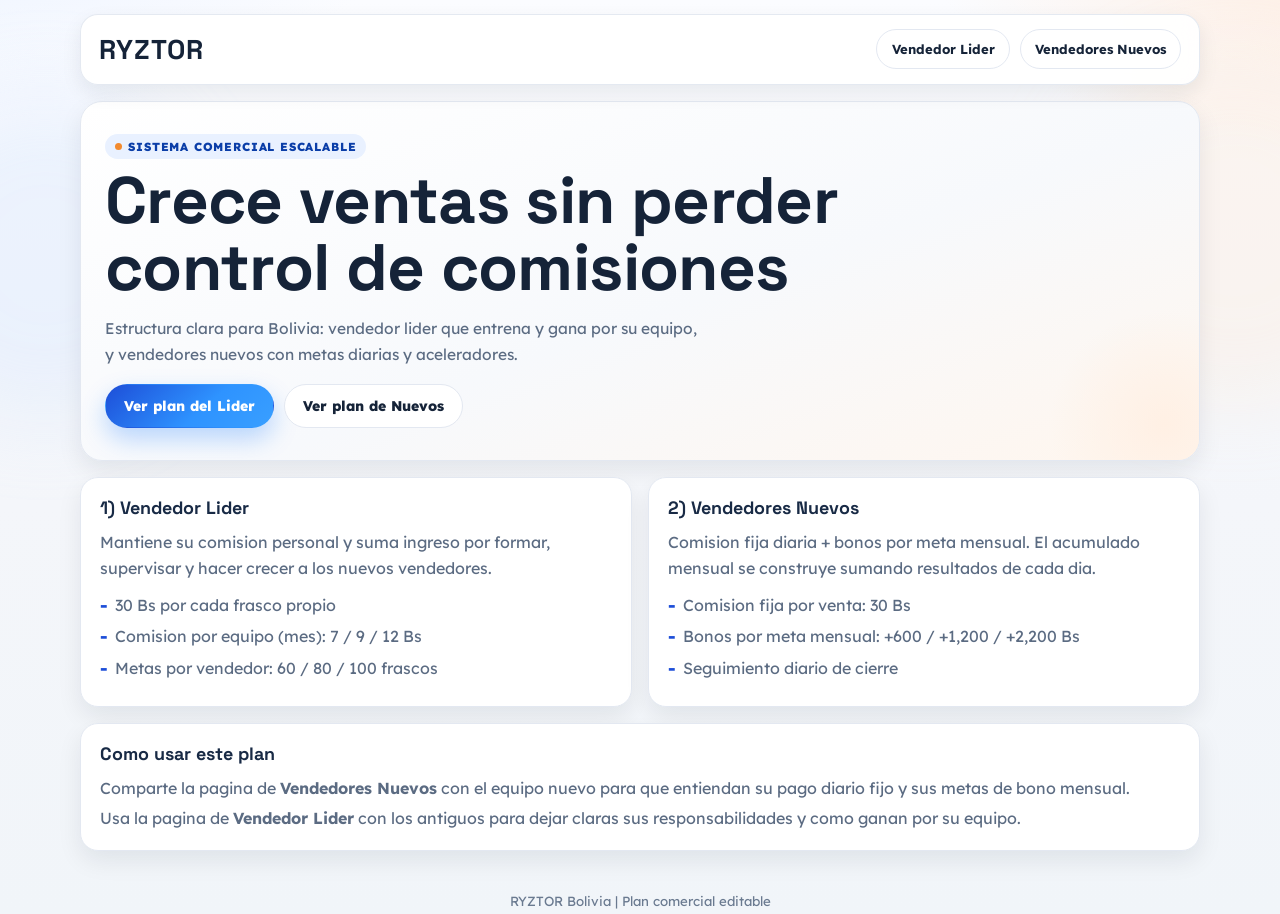
<file: index.html>
<!doctype html>
<html lang="es">
<head>
  <meta charset="utf-8">
  <meta name="viewport" content="width=device-width, initial-scale=1">
  <title>RYZTOR | Plan de Crecimiento Comercial</title>
  <link rel="preconnect" href="https://fonts.googleapis.com">
  <link rel="preconnect" href="https://fonts.gstatic.com" crossorigin>
  <link href="https://fonts.googleapis.com/css2?family=Lexend:wght@400;500;600;700;800&family=Space+Grotesk:wght@600;700&display=swap" rel="stylesheet">
  <link rel="stylesheet" href="styles.css">
</head>
<body class="page-home">
  <div class="bg-orb orb-1"></div>
  <div class="bg-orb orb-2"></div>

  <header class="topbar reveal">
    <div class="brand">RYZTOR</div>
    <nav>
      <a href="vendedor-lider.html">Vendedor Lider</a>
      <a href="vendedores-nuevos.html">Vendedores Nuevos</a>
    </nav>
  </header>

  <main class="container reveal">
    <section class="hero">
      <p class="kicker">Sistema Comercial Escalable</p>
      <h1>Crece ventas sin perder control de comisiones</h1>
      <p class="lead">
        Estructura clara para Bolivia: vendedor lider que entrena y gana por su equipo,
        y vendedores nuevos con metas diarias y aceleradores.
      </p>
      <div class="cta-row">
        <a class="btn btn-solid" href="vendedor-lider.html">Ver plan del Lider</a>
        <a class="btn btn-outline" href="vendedores-nuevos.html">Ver plan de Nuevos</a>
      </div>
    </section>

    <section class="grid cards reveal-stagger">
      <article class="card">
        <h2>1) Vendedor Lider</h2>
        <p>
          Mantiene su comision personal y suma ingreso por formar, supervisar y hacer crecer
          a los nuevos vendedores.
        </p>
        <ul>
          <li>30 Bs por cada frasco propio</li>
          <li>Comision por equipo (mes): 7 / 9 / 12 Bs</li>
          <li>Metas por vendedor: 60 / 80 / 100 frascos</li>
        </ul>
      </article>

      <article class="card">
        <h2>2) Vendedores Nuevos</h2>
        <p>
          Comision fija diaria + bonos por meta mensual.
          El acumulado mensual se construye sumando resultados de cada dia.
        </p>
        <ul>
          <li>Comision fija por venta: 30 Bs</li>
          <li>Bonos por meta mensual: +600 / +1,200 / +2,200 Bs</li>
          <li>Seguimiento diario de cierre</li>
        </ul>
      </article>
    </section>

    <section class="card reveal">
      <h2>Como usar este plan</h2>
      <p>
        Comparte la pagina de <strong>Vendedores Nuevos</strong> con el equipo nuevo para que
        entiendan su pago diario fijo y sus metas de bono mensual.
      </p>
      <p>
        Usa la pagina de <strong>Vendedor Lider</strong> con los antiguos para dejar claras sus
        responsabilidades y como ganan por su equipo.
      </p>
    </section>
  </main>

  <footer class="footer reveal">
    <p>RYZTOR Bolivia | Plan comercial editable</p>
  </footer>

  <script src="script.js"></script>
</body>
</html>
</file>
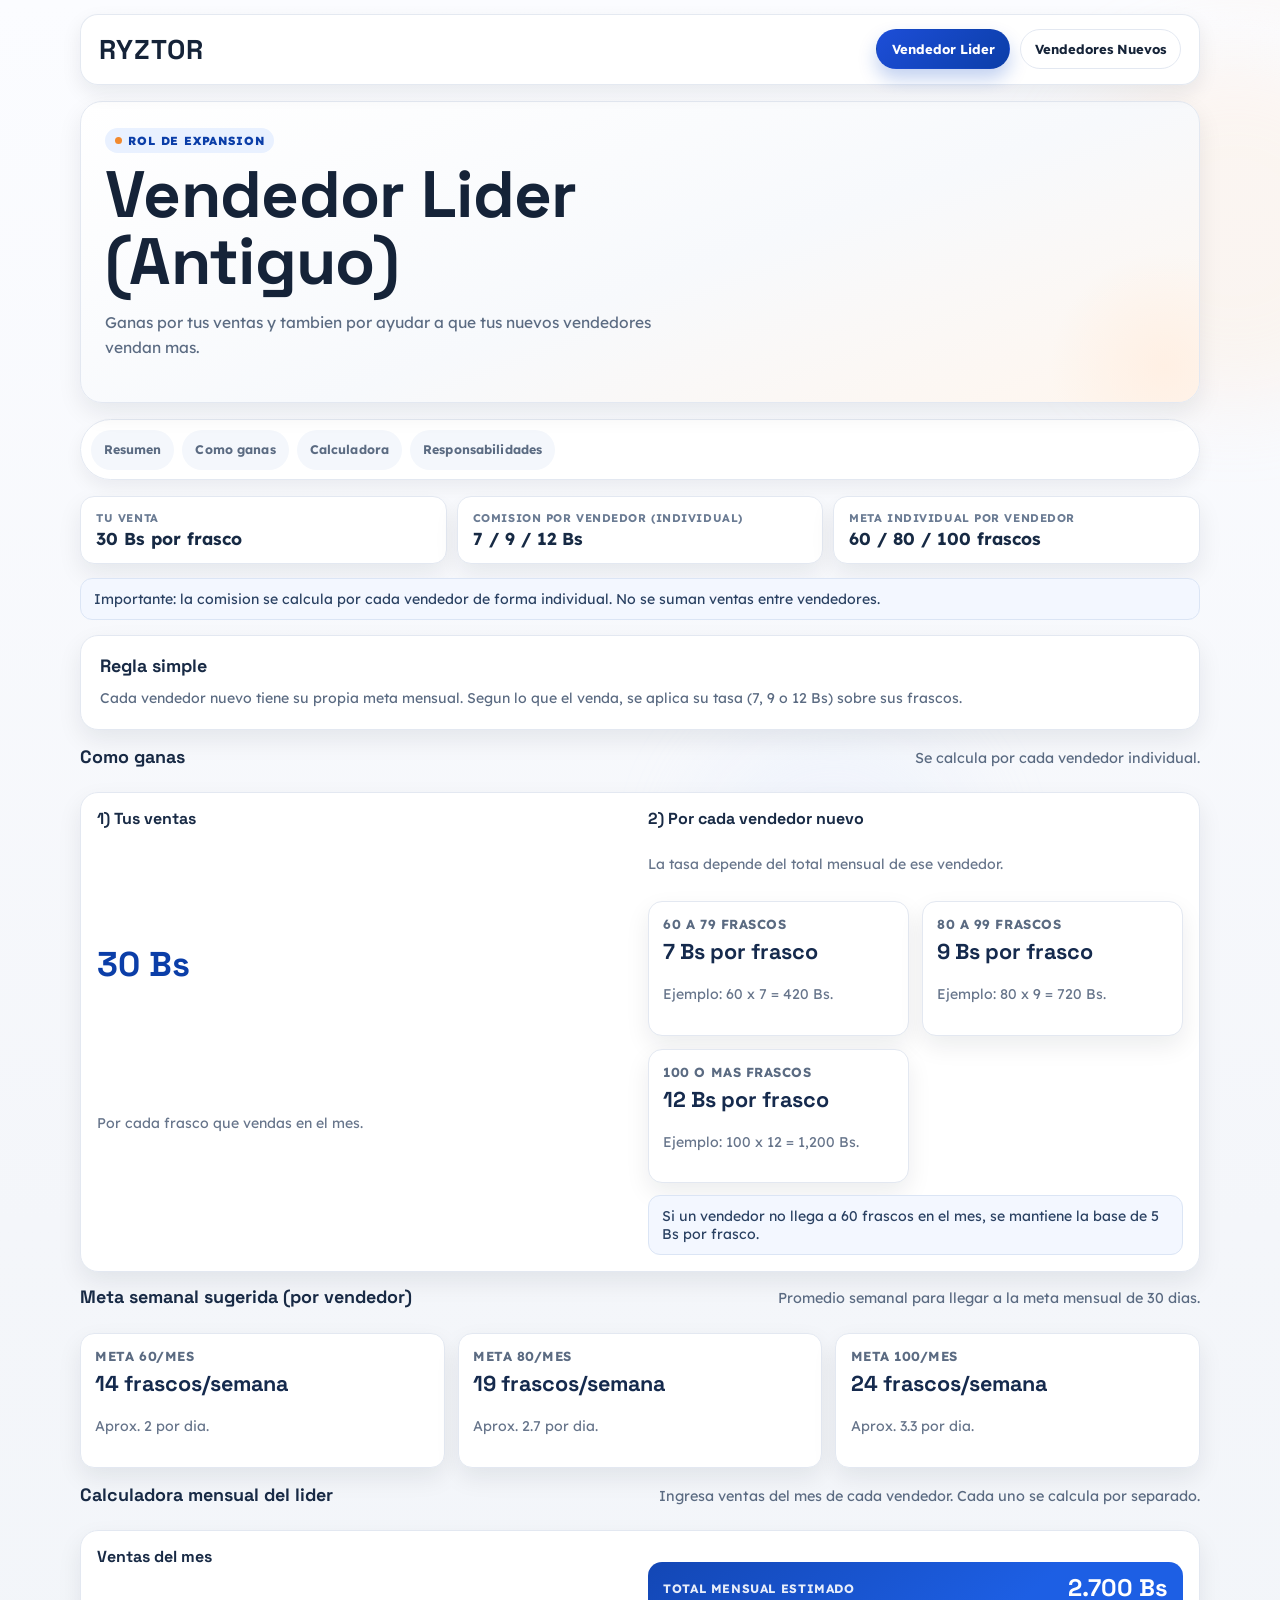
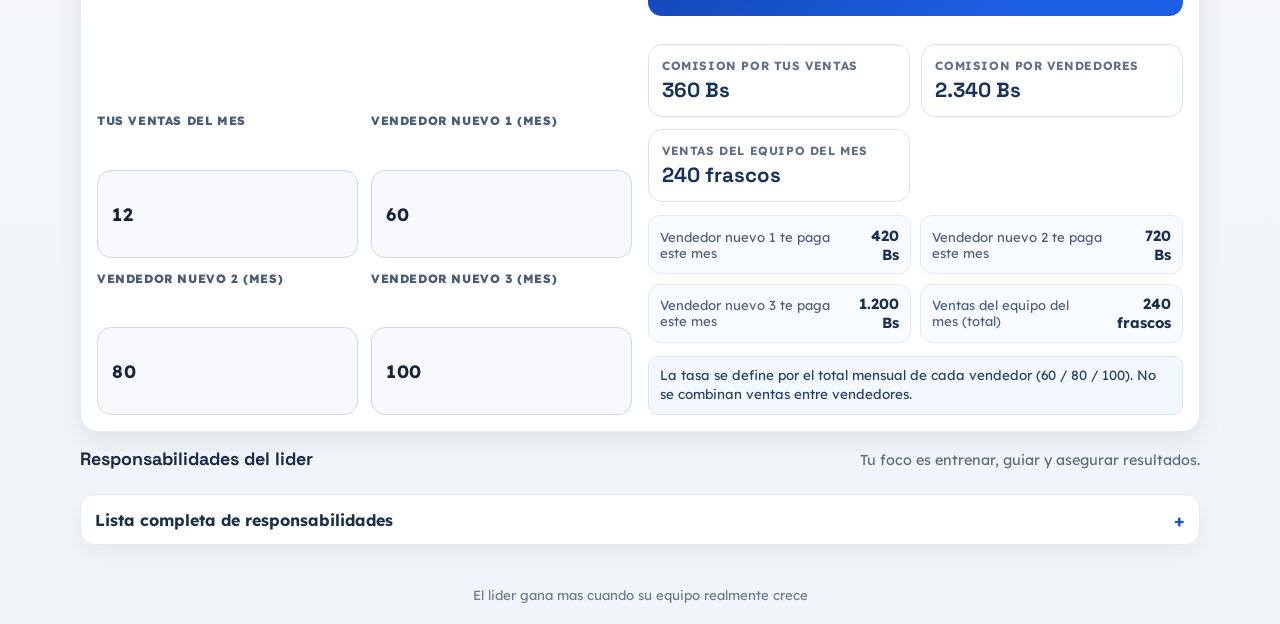
<file: vendedor-lider.html>
﻿<!doctype html>
<html lang="es">
<head>
  <meta charset="utf-8">
  <meta name="viewport" content="width=device-width, initial-scale=1">
  <title>RYZTOR | Plan Vendedor Lider</title>
  <link rel="preconnect" href="https://fonts.googleapis.com">
  <link rel="preconnect" href="https://fonts.gstatic.com" crossorigin>
  <link href="https://fonts.googleapis.com/css2?family=Lexend:wght@400;500;600;700;800&family=Space+Grotesk:wght@600;700&display=swap" rel="stylesheet">
  <link rel="stylesheet" href="styles.css">
</head>
<body data-page="lider">
  <div class="bg-orb orb-2"></div>
  <div class="bg-orb orb-4"></div>

  <header class="topbar reveal">
    <a class="brand" href="index.html">RYZTOR</a>
    <nav>
      <a class="active" href="vendedor-lider.html">Vendedor Lider</a>
      <a href="vendedores-nuevos.html">Vendedores Nuevos</a>
    </nav>
  </header>

  <main class="container reveal">
    <section class="hero compact" id="inicio">
      <p class="kicker">Rol de Expansion</p>
      <h1>Vendedor Lider (Antiguo)</h1>
      <p class="lead">
        Ganas por tus ventas y tambien por ayudar a que tus nuevos vendedores vendan mas.
      </p>
    </section>

    <nav class="section-nav">
      <a href="#resumen">Resumen</a>
      <a href="#ganancias">Como ganas</a>
      <a href="#calculadora">Calculadora</a>
      <a href="#responsabilidades">Responsabilidades</a>
    </nav>

    <section id="resumen" class="section">
      <div class="stat-row">
        <div class="stat">
          <span class="stat-label">Tu venta</span>
          <strong class="stat-value">30 Bs por frasco</strong>
        </div>
        <div class="stat">
          <span class="stat-label">Comision por vendedor (individual)</span>
          <strong class="stat-value">7 / 9 / 12 Bs</strong>
        </div>
        <div class="stat">
          <span class="stat-label">Meta individual por vendedor</span>
          <strong class="stat-value">60 / 80 / 100 frascos</strong>
        </div>
      </div>

      <p class="note">Importante: la comision se calcula por cada vendedor de forma individual. No se suman ventas entre vendedores.</p>

      <article class="card">
        <h2>Regla simple</h2>
        <p class="muted">Cada vendedor nuevo tiene su propia meta mensual. Segun lo que el venda, se aplica su tasa (7, 9 o 12 Bs) sobre sus frascos.</p>
      </article>
    </section>

    <section id="ganancias" class="section">
      <div class="section-head">
        <h2>Como ganas</h2>
        <p>Se calcula por cada vendedor individual.</p>
      </div>

      <div class="panel panel-grid">
        <div class="panel-block">
          <h3>1) Tus ventas</h3>
          <p class="big-number">30 Bs</p>
          <p class="muted">Por cada frasco que vendas en el mes.</p>
        </div>
        <div class="panel-block">
          <h3>2) Por cada vendedor nuevo</h3>
          <p class="muted">La tasa depende del total mensual de ese vendedor.</p>
          <div class="tier-grid">
            <article class="tier-card">
              <span class="tier-range">60 a 79 frascos</span>
              <strong class="tier-bonus">7 Bs por frasco</strong>
              <p class="muted">Ejemplo: 60 x 7 = 420 Bs.</p>
            </article>
            <article class="tier-card">
              <span class="tier-range">80 a 99 frascos</span>
              <strong class="tier-bonus">9 Bs por frasco</strong>
              <p class="muted">Ejemplo: 80 x 9 = 720 Bs.</p>
            </article>
            <article class="tier-card">
              <span class="tier-range">100 o mas frascos</span>
              <strong class="tier-bonus">12 Bs por frasco</strong>
              <p class="muted">Ejemplo: 100 x 12 = 1,200 Bs.</p>
            </article>
          </div>
          <p class="note">Si un vendedor no llega a 60 frascos en el mes, se mantiene la base de 5 Bs por frasco.</p>
        </div>
      </div>

      <div class="section-head">
        <h2>Meta semanal sugerida (por vendedor)</h2>
        <p>Promedio semanal para llegar a la meta mensual de 30 dias.</p>
      </div>
      <div class="tier-grid">
        <article class="tier-card">
          <span class="tier-range">Meta 60/mes</span>
          <strong class="tier-bonus">14 frascos/semana</strong>
          <p class="muted">Aprox. 2 por dia.</p>
        </article>
        <article class="tier-card">
          <span class="tier-range">Meta 80/mes</span>
          <strong class="tier-bonus">19 frascos/semana</strong>
          <p class="muted">Aprox. 2.7 por dia.</p>
        </article>
        <article class="tier-card">
          <span class="tier-range">Meta 100/mes</span>
          <strong class="tier-bonus">24 frascos/semana</strong>
          <p class="muted">Aprox. 3.3 por dia.</p>
        </article>
      </div>
    </section>

    <section id="calculadora" class="section">
      <div class="section-head">
        <h2>Calculadora mensual del lider</h2>
        <p>Ingresa ventas del mes de cada vendedor. Cada uno se calcula por separado.</p>
      </div>
      <div class="panel panel-grid">
        <div class="panel-block">
          <h3>Ventas del mes</h3>
          <div class="form-grid two">
            <label>
              <span class="label-text">Tus ventas del mes</span>
              <input id="leader-own-sales" type="number" min="0" value="12">
            </label>
            <label>
              <span class="label-text">Vendedor nuevo 1 (mes)</span>
              <input class="leader-team-sales" type="number" min="0" value="60">
            </label>
            <label>
              <span class="label-text">Vendedor nuevo 2 (mes)</span>
              <input class="leader-team-sales" type="number" min="0" value="80">
            </label>
            <label>
              <span class="label-text">Vendedor nuevo 3 (mes)</span>
              <input class="leader-team-sales" type="number" min="0" value="100">
            </label>
          </div>
        </div>

        <div class="panel-block">
          <div class="report-panel">
            <div class="report-main">
              <p>Total mensual estimado</p>
              <strong id="leader-total">0 Bs</strong>
            </div>

            <div class="result-grid">
              <div class="result-box">
                <p>Comision por tus ventas</p>
                <strong id="leader-own-commission">0 Bs</strong>
              </div>
              <div class="result-box">
                <p>Comision por vendedores</p>
                <strong id="leader-team-commission">0 Bs</strong>
              </div>
              <div class="result-box">
                <p>Ventas del equipo del mes</p>
                <strong id="leader-team-sales-total">0 frascos</strong>
              </div>
            </div>

            <div class="summary-grid">
              <div class="summary-item">
                <span>Vendedor nuevo 1 te paga este mes</span>
                <strong id="leader-v1-pay">0 Bs</strong>
              </div>
              <div class="summary-item">
                <span>Vendedor nuevo 2 te paga este mes</span>
                <strong id="leader-v2-pay">0 Bs</strong>
              </div>
              <div class="summary-item">
                <span>Vendedor nuevo 3 te paga este mes</span>
                <strong id="leader-v3-pay">0 Bs</strong>
              </div>
              <div class="summary-item">
                <span>Ventas del equipo del mes (total)</span>
                <strong id="leader-month-team-sales-total">0 frascos</strong>
              </div>
            </div>

            <div class="report-notes">
              <p class="report-note">La tasa se define por el total mensual de cada vendedor (60 / 80 / 100). No se combinan ventas entre vendedores.</p>
            </div>
          </div>
        </div>
      </div>
    </section>

    <section id="responsabilidades" class="section">
      <div class="section-head">
        <h2>Responsabilidades del lider</h2>
        <p>Tu foco es entrenar, guiar y asegurar resultados.</p>
      </div>
      <div class="accordion">
        <details>
          <summary>Lista completa de responsabilidades</summary>
          <ul class="checklist">
            <li>Onboarding de cada nuevo vendedor en sus primeros 7 dias</li>
            <li>Diseñar y ejecutar plan semanal de capacitacion online y presencial</li>
            <li>Practica de guion de llamada y WhatsApp 2 veces por semana con roleplay real</li>
            <li>Acompanamiento diario 1 a 1 para dar feedback y mejorar cierres</li>
            <li>Asegurar que cada vendedor domine producto, guiones y manejo de objeciones</li>
            <li>Guiar al equipo para generar ventas por iniciativa propia (redes, referidos y contactos)</li>
            <li>Definir metas diarias por vendedor y metas semanales del equipo</li>
            <li>Crear estrategias concretas cuando alguien no llega a meta (oferta, guion, horario, seguimiento)</li>
            <li>Revisar conversion por etapa y proponer mejoras accionables cada dia</li>
            <li>Resolver bloqueos del equipo (app, respuesta, seguimiento, cierre) el mismo dia</li>
            <li>Reporte diario con ventas, conversion, bloqueos y plan de accion del siguiente dia</li>
            <li>Mantener motivacion, disciplina comercial y enfoque en cumplimiento de metas</li>
          </ul>
        </details>
      </div>
    </section>
  </main>

  <footer class="footer reveal">
    <p>El lider gana mas cuando su equipo realmente crece</p>
  </footer>

  <script src="script.js"></script>
</body>
</html>
</file>
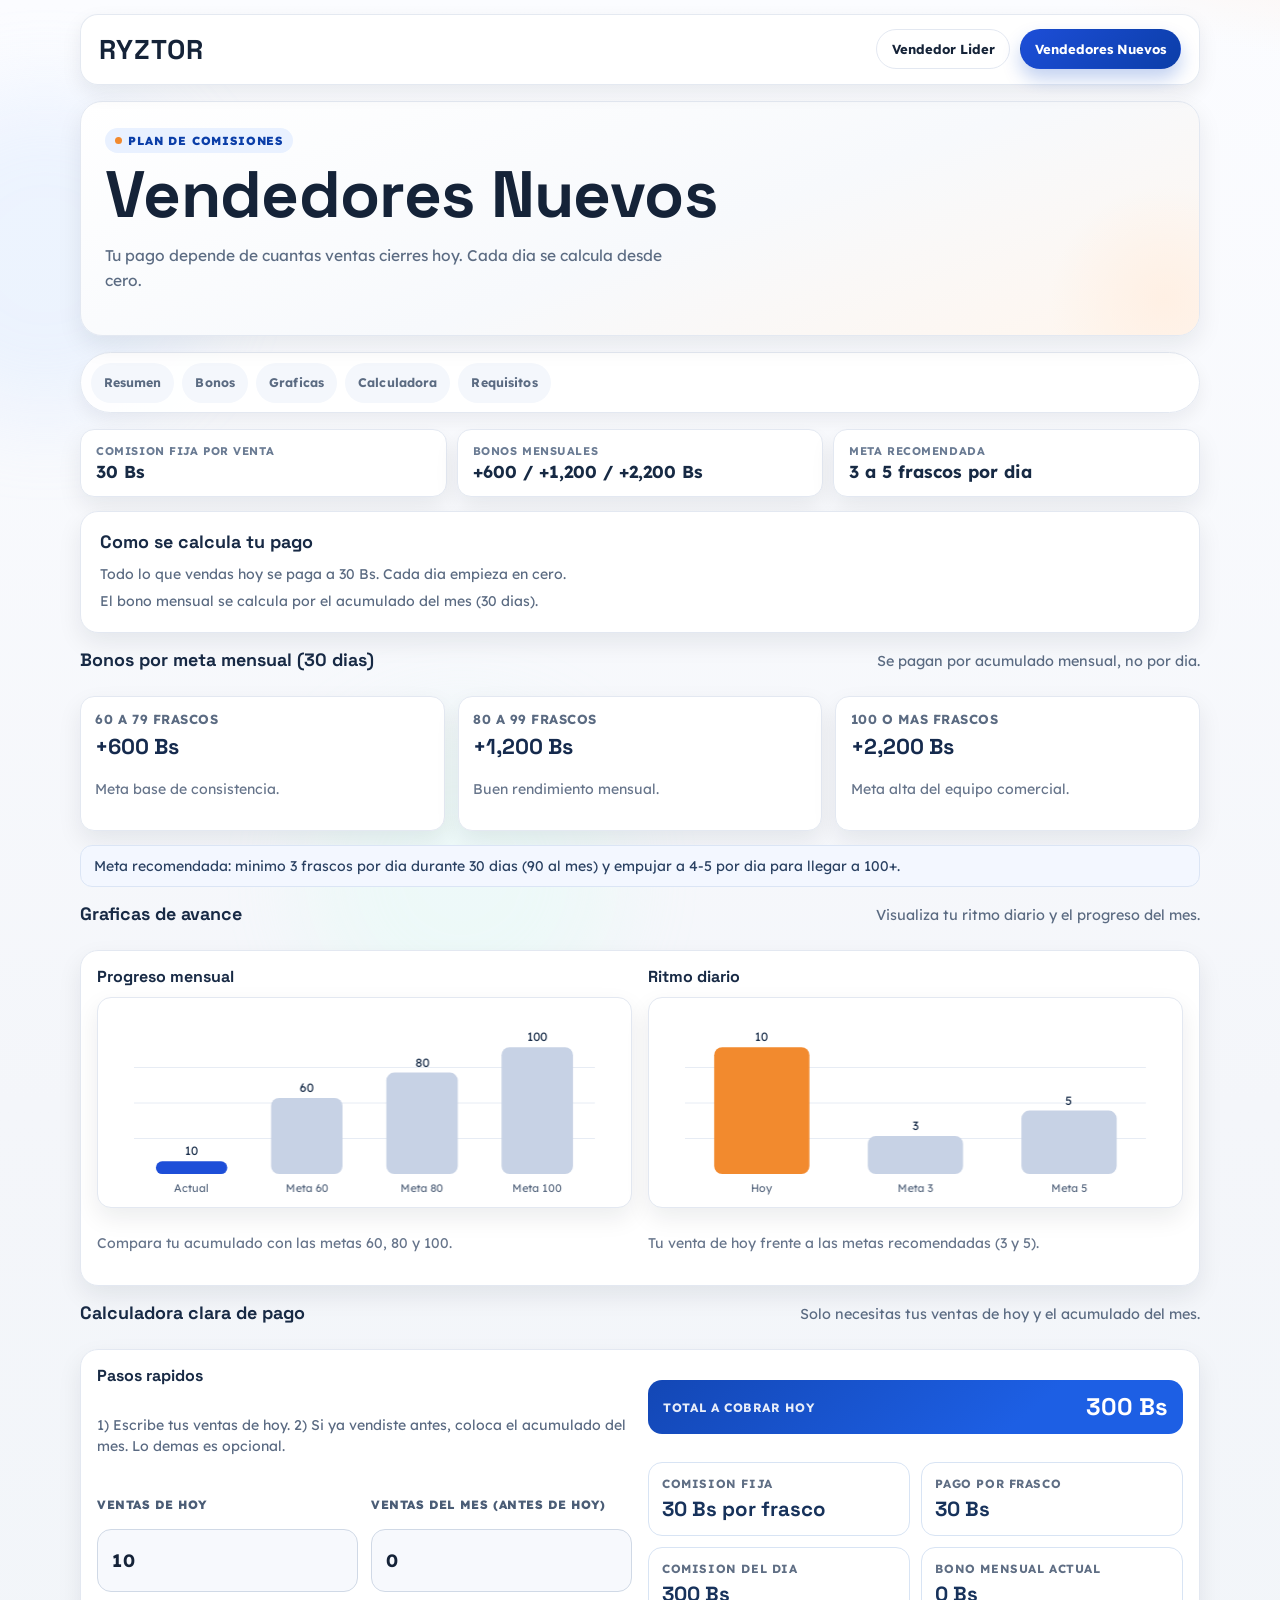
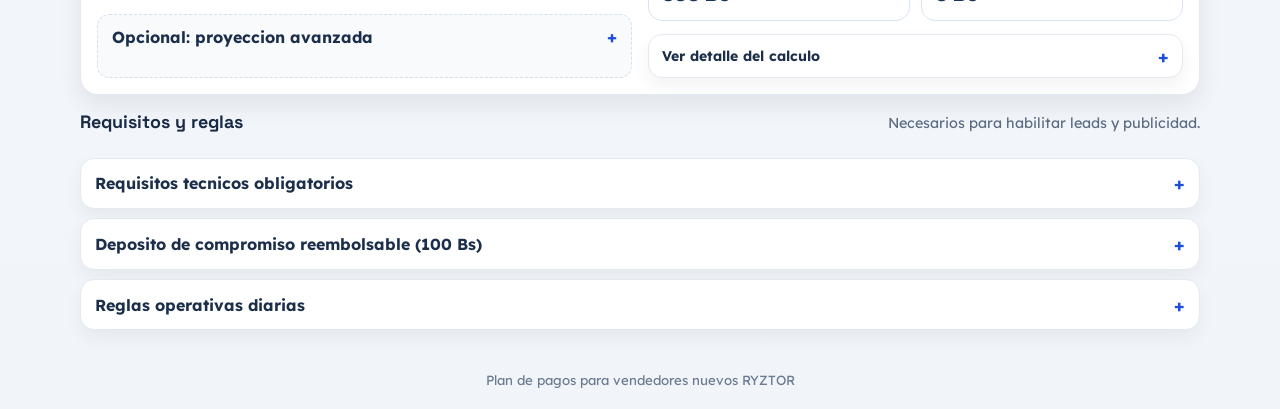
<file: vendedores-nuevos.html>
<!doctype html>
<html lang="es">
<head>
  <meta charset="utf-8">
  <meta name="viewport" content="width=device-width, initial-scale=1">
  <title>RYZTOR | Plan Vendedores Nuevos</title>
  <link rel="preconnect" href="https://fonts.googleapis.com">
  <link rel="preconnect" href="https://fonts.gstatic.com" crossorigin>
  <link href="https://fonts.googleapis.com/css2?family=Lexend:wght@400;500;600;700;800&family=Space+Grotesk:wght@600;700&display=swap" rel="stylesheet">
  <link rel="stylesheet" href="styles.css">
</head>
<body data-page="nuevos">
  <div class="bg-orb orb-1"></div>
  <div class="bg-orb orb-3"></div>

  <header class="topbar reveal">
    <a class="brand" href="index.html">RYZTOR</a>
    <nav>
      <a href="vendedor-lider.html">Vendedor Lider</a>
      <a class="active" href="vendedores-nuevos.html">Vendedores Nuevos</a>
    </nav>
  </header>

  <main class="container reveal">
    <section class="hero compact" id="inicio">
      <p class="kicker">Plan de Comisiones</p>
      <h1>Vendedores Nuevos</h1>
      <p class="lead">
        Tu pago depende de cuantas ventas cierres hoy.
        Cada dia se calcula desde cero.
      </p>
    </section>

    <nav class="section-nav">
      <a href="#resumen">Resumen</a>
      <a href="#bonos">Bonos</a>
      <a href="#graficas">Graficas</a>
      <a href="#calculadora">Calculadora</a>
      <a href="#requisitos">Requisitos</a>
    </nav>

    <section id="resumen" class="section">
      <div class="stat-row">
        <div class="stat">
          <span class="stat-label">Comision fija por venta</span>
          <strong class="stat-value">30 Bs</strong>
        </div>
        <div class="stat">
          <span class="stat-label">Bonos mensuales</span>
          <strong class="stat-value">+600 / +1,200 / +2,200 Bs</strong>
        </div>
        <div class="stat">
          <span class="stat-label">Meta recomendada</span>
          <strong class="stat-value">3 a 5 frascos por dia</strong>
        </div>
      </div>

      <article class="card">
        <h2>Como se calcula tu pago</h2>
        <p class="muted">Todo lo que vendas hoy se paga a 30 Bs. Cada dia empieza en cero.</p>
        <p class="muted">El bono mensual se calcula por el acumulado del mes (30 dias).</p>
      </article>
    </section>

    <section id="bonos" class="section">
      <div class="section-head">
        <h2>Bonos por meta mensual (30 dias)</h2>
        <p>Se pagan por acumulado mensual, no por dia.</p>
      </div>
      <div class="tier-grid">
        <article class="tier-card">
          <span class="tier-range">60 a 79 frascos</span>
          <strong class="tier-bonus">+600 Bs</strong>
          <p class="muted">Meta base de consistencia.</p>
        </article>
        <article class="tier-card">
          <span class="tier-range">80 a 99 frascos</span>
          <strong class="tier-bonus">+1,200 Bs</strong>
          <p class="muted">Buen rendimiento mensual.</p>
        </article>
        <article class="tier-card">
          <span class="tier-range">100 o mas frascos</span>
          <strong class="tier-bonus">+2,200 Bs</strong>
          <p class="muted">Meta alta del equipo comercial.</p>
        </article>
      </div>
      <p class="note">Meta recomendada: minimo 3 frascos por dia durante 30 dias (90 al mes) y empujar a 4-5 por dia para llegar a 100+.</p>
    </section>

    <section id="graficas" class="section">
      <div class="section-head">
        <h2>Graficas de avance</h2>
        <p>Visualiza tu ritmo diario y el progreso del mes.</p>
      </div>
      <div class="panel panel-grid">
        <div class="panel-block">
          <h3>Progreso mensual</h3>
          <div class="chart-card">
            <canvas id="new-chart-monthly" class="chart" aria-label="Grafica de progreso mensual"></canvas>
          </div>
          <p class="muted">Compara tu acumulado con las metas 60, 80 y 100.</p>
        </div>
        <div class="panel-block">
          <h3>Ritmo diario</h3>
          <div class="chart-card">
            <canvas id="new-chart-daily" class="chart" aria-label="Grafica de ventas diarias"></canvas>
          </div>
          <p class="muted">Tu venta de hoy frente a las metas recomendadas (3 y 5).</p>
        </div>
      </div>
    </section>

    <section id="calculadora" class="section">
      <div class="section-head">
        <h2>Calculadora clara de pago</h2>
        <p>Solo necesitas tus ventas de hoy y el acumulado del mes.</p>
      </div>
      <div class="panel panel-grid">
        <div class="panel-block">
          <h3>Pasos rapidos</h3>
          <p class="form-hint">1) Escribe tus ventas de hoy. 2) Si ya vendiste antes, coloca el acumulado del mes. Lo demas es opcional.</p>
          <div class="form-grid two">
            <label>
              <span class="label-text">Ventas de hoy</span>
              <input id="new-sales" type="number" min="0" value="10">
            </label>
            <label>
              <span class="label-text">Ventas del mes (antes de hoy)</span>
              <input id="new-month-sales-prev" type="number" min="0" value="0">
            </label>
          </div>

          <details class="form-details">
            <summary>Opcional: proyeccion avanzada</summary>
            <div class="form-grid two">
              <label>
                <span class="label-text">Ganancia mes (sin bono, antes de hoy)</span>
                <input id="new-month-income-prev" type="number" min="0" value="0">
              </label>
              <label>
                <span class="label-text">Dias trabajados del mes</span>
                <input id="new-workdays" type="number" min="1" max="30" value="1">
              </label>
            </div>
          </details>
        </div>

        <div class="panel-block">
          <div class="report-panel">
            <div class="report-main">
              <p>Total a cobrar hoy</p>
              <strong id="new-total">0 Bs</strong>
            </div>

            <div class="result-grid">
              <div class="result-box">
                <p>Comision fija</p>
                <strong id="new-level">30 Bs por frasco</strong>
              </div>
              <div class="result-box">
                <p>Pago por frasco</p>
                <strong id="new-rate">0 Bs</strong>
              </div>
              <div class="result-box">
                <p>Comision del dia</p>
                <strong id="new-commission">0 Bs</strong>
              </div>
              <div class="result-box">
                <p>Bono mensual actual</p>
                <strong id="new-bonus">0 Bs</strong>
              </div>
            </div>

            <div class="accordion compact">
              <details>
                <summary>Ver detalle del calculo</summary>
                <div class="summary-grid">
                  <div class="summary-item">
                    <span>Ventas registradas hoy</span>
                    <strong id="new-summary-sales">0 frascos</strong>
                  </div>
                  <div class="summary-item">
                    <span>Calculo aplicado hoy</span>
                    <strong id="new-summary-formula">0 x 0 Bs = 0 Bs</strong>
                  </div>
                  <div class="summary-item">
                    <span>Ventas acumuladas del mes (actualizado)</span>
                    <strong id="new-month-sales-total">0 frascos</strong>
                  </div>
                  <div class="summary-item">
                    <span>Dias trabajados este mes</span>
                    <strong id="new-workdays-show">1 dia</strong>
                  </div>
                  <div class="summary-item">
                    <span>Ganancia acumulada del mes (sin bono)</span>
                    <strong id="new-month-income-base-total">0 Bs</strong>
                  </div>
                  <div class="summary-item">
                    <span>Ganancia mensual estimada (con bono actual)</span>
                    <strong id="new-month-income-total">0 Bs</strong>
                  </div>
                  <div class="summary-item">
                    <span>Proyeccion de ventas al cierre (30 dias)</span>
                    <strong id="new-projection-sales">0 frascos</strong>
                  </div>
                  <div class="summary-item">
                    <span>Bono mensual proyectado</span>
                    <strong id="new-projection-bonus">0 Bs</strong>
                  </div>
                </div>

                <div class="report-notes">
                  <p id="new-next-level" class="report-note">-</p>
                  <p id="new-next-bonus" class="report-note">-</p>
                  <p id="new-projection-note" class="report-note">-</p>
                  <p class="report-note">Precio por frasco: se define por ventas de hoy. Bono: se define por acumulado mensual.</p>
                </div>
              </details>
            </div>
          </div>
        </div>
      </div>
    </section>

    <section id="requisitos" class="section">
      <div class="section-head">
        <h2>Requisitos y reglas</h2>
        <p>Necesarios para habilitar leads y publicidad.</p>
      </div>
      <div class="accordion">
        <details>
          <summary>Requisitos tecnicos obligatorios</summary>
          <ul class="checklist">
            <li>Se dara acceso a la app interna para responder leads y registrar gestion</li>
            <li>Cada vendedor debe contar con movil propio y conexion estable a internet</li>
            <li>Debe crear una cuenta nueva de WhatsApp exclusiva para ventas y llamadas</li>
            <li>La cuenta de WhatsApp de trabajo debe mantenerse activa durante la jornada comercial</li>
          </ul>
        </details>
        <details>
          <summary>Deposito de compromiso reembolsable (100 Bs)</summary>
          <ul class="checklist">
            <li>Cada vendedor nuevo realiza un deposito de 100 Bs al registrarse</li>
            <li>Este deposito protege la inversion en publicidad y activacion de leads</li>
            <li>Se devuelve al 100% cuando el vendedor cumple el periodo de arranque y sus reglas operativas</li>
            <li>Si el vendedor abandona el proceso sin aviso o no cumple la asistencia minima, el deposito cubre parte del costo de publicidad</li>
            <li>El deposito no es una multa laboral: es una garantia operativa para activar y sostener su canal de leads</li>
            <li>Toda condicion de devolucion debe quedar escrita y aceptada antes de activar publicidad</li>
          </ul>
        </details>
        <details>
          <summary>Reglas operativas diarias</summary>
          <ul class="checklist">
            <li>Responder leads nuevos en menos de 10 minutos</li>
            <li>Generar ventas por iniciativa propia todos los dias (redes, referidos y contactos)</li>
            <li>No depender solo de leads pagados; cada vendedor debe mover su propio canal de ventas</li>
            <li>Publicar contenido en redes todos los dias</li>
            <li>Registrar cada lead y estado (nuevo, seguimiento, cerrado)</li>
            <li>Dedicar al menos 30 minutos al dia a estudiar producto, objeciones y guiones de cierre</li>
            <li>Asistir a todas las reuniones de capacitacion online y presencial programadas</li>
            <li>Para recibir leads del dia, debe asistir a la oficina en el horario de asignacion</li>
            <li>Si no asiste al punto de oficina, no se habilita publicidad para ese vendedor en ese dia</li>
            <li>La oficina es punto de recepcion y distribucion de leads, no marcacion de jornada laboral</li>
            <li>Reporte de cierre al final de cada dia</li>
          </ul>
        </details>
      </div>
    </section>
  </main>

  <footer class="footer reveal">
    <p>Plan de pagos para vendedores nuevos RYZTOR</p>
  </footer>

  <script src="script.js"></script>
</body>
</html>
</file>
<file: styles.css>
:root {
  --bg: #f4f6fa;
  --bg-soft: #fbfcfe;
  --surface: #ffffff;
  --surface-alt: #f2f5fa;
  --ink: #152338;
  --muted: #5b6b82;
  --line: #e3e8f1;
  --brand: #1d4ed8;
  --brand-strong: #0b3ea8;
  --accent: #f28a2e;
  --accent-soft: #fff0e4;
  --success: #1aa37a;
  --shadow: 0 10px 24px rgba(15, 23, 42, 0.08);
  --shadow-hover: 0 16px 32px rgba(15, 23, 42, 0.12);
  --radius-xl: 22px;
  --radius-lg: 18px;
  --radius-md: 14px;
}

* {
  box-sizing: border-box;
}

html,
body {
  margin: 0;
  padding: 0;
}

body {
  font-family: "Lexend", sans-serif;
  color: var(--ink);
  background:
    radial-gradient(1000px 520px at -10% -20%, #e4eeff 0%, transparent 60%),
    radial-gradient(900px 460px at 112% -10%, #ffe8d7 0%, transparent 58%),
    linear-gradient(180deg, #fbfcff 0%, var(--bg) 55%, #f1f5f9 100%);
  min-height: 100vh;
  overflow-x: hidden;
}

.bg-orb {
  position: fixed;
  z-index: -1;
  border-radius: 999px;
  filter: blur(42px);
  opacity: 0.26;
  animation: float 16s ease-in-out infinite;
}

.orb-1 {
  width: 330px;
  height: 330px;
  background: #c8deff;
  left: -120px;
  top: 90px;
}

.orb-2 {
  width: 350px;
  height: 350px;
  background: #ffe4cb;
  right: -130px;
  top: 52px;
}

.orb-3 {
  width: 310px;
  height: 310px;
  background: #d8fff1;
  left: 24%;
  bottom: -130px;
}

.orb-4 {
  width: 280px;
  height: 280px;
  background: #e1ebff;
  right: 24%;
  bottom: -100px;
}

.topbar {
  width: min(1120px, calc(100% - 2rem));
  margin: 0.9rem auto 0;
  padding: 0.9rem 1.1rem;
  display: flex;
  justify-content: space-between;
  align-items: center;
  gap: 0.9rem;
  position: sticky;
  top: 0.7rem;
  z-index: 30;
  border: 1px solid rgba(227, 232, 241, 0.95);
  border-radius: var(--radius-lg);
  background: rgba(255, 255, 255, 0.92);
  backdrop-filter: blur(12px) saturate(1.15);
  box-shadow: 0 8px 20px rgba(15, 23, 42, 0.08);
}

.brand {
  font-family: "Space Grotesk", sans-serif;
  font-size: 1.7rem;
  font-weight: 700;
  letter-spacing: 0.03em;
  text-decoration: none;
  color: var(--ink);
  line-height: 1;
}

nav {
  display: flex;
  flex-wrap: wrap;
  gap: 0.6rem;
}

nav a {
  text-decoration: none;
  color: var(--ink);
  background: #fff;
  border: 1px solid var(--line);
  border-radius: 999px;
  min-height: 40px;
  padding: 0.52rem 0.9rem;
  font-size: 0.82rem;
  font-weight: 700;
  display: inline-flex;
  align-items: center;
  justify-content: center;
  transition: transform 0.22s ease, border-color 0.22s ease, background 0.22s ease, color 0.22s ease, box-shadow 0.22s ease;
}

nav a:hover {
  color: var(--brand);
  border-color: #b7cdf1;
  transform: translateY(-1px);
}

nav a.active {
  color: #fff;
  border-color: transparent;
  background: linear-gradient(135deg, var(--brand), var(--brand-strong));
  box-shadow: 0 10px 18px rgba(15, 76, 201, 0.25);
}

.container {
  width: min(1120px, calc(100% - 2rem));
  margin: 1rem auto 2.6rem;
  display: grid;
  gap: 1rem;
}

.hero {
  position: relative;
  overflow: hidden;
  padding: 2rem 1.5rem;
  background: linear-gradient(160deg, #ffffff 0%, #f7f9fc 55%, #fff6ee 100%);
  border: 1px solid var(--line);
  border-radius: var(--radius-xl);
  box-shadow: var(--shadow);
}

.hero::after {
  content: "";
  position: absolute;
  width: 230px;
  height: 230px;
  right: -80px;
  bottom: -80px;
  border-radius: 999px;
  background: radial-gradient(circle, var(--accent-soft) 0%, rgba(255, 233, 215, 0) 70%);
}

.hero.compact {
  padding-top: 1.6rem;
  padding-bottom: 1.6rem;
}

.kicker {
  display: inline-flex;
  align-items: center;
  gap: 0.4rem;
  margin: 0 0 0.5rem;
  padding: 0.32rem 0.62rem;
  border-radius: 999px;
  font-size: 0.73rem;
  font-weight: 800;
  text-transform: uppercase;
  letter-spacing: 0.07em;
  background: #e9f1ff;
  color: var(--brand-strong);
}

.kicker::before {
  content: "";
  width: 7px;
  height: 7px;
  border-radius: 999px;
  background: var(--accent);
}

h1 {
  margin: 0;
  max-width: 18ch;
  font-family: "Space Grotesk", sans-serif;
  font-size: clamp(2rem, 7.7vw, 4.1rem);
  line-height: 1.02;
  letter-spacing: -0.01em;
}

h2 {
  margin: 0 0 0.65rem;
  font-family: "Space Grotesk", sans-serif;
  font-size: 1.12rem;
  line-height: 1.2;
  color: #182a45;
}

h3 {
  margin: 0;
  font-family: "Space Grotesk", sans-serif;
  font-size: 1rem;
  line-height: 1.2;
  color: #182a45;
}

.lead {
  margin-top: 0.95rem;
  max-width: 66ch;
  color: var(--muted);
  font-size: 0.97rem;
  line-height: 1.65;
}

.cta-row {
  margin-top: 1.05rem;
  display: flex;
  flex-wrap: wrap;
  gap: 0.65rem;
}

.btn {
  min-height: 44px;
  padding: 0.72rem 1.12rem;
  border-radius: 999px;
  border: 1px solid transparent;
  font-weight: 800;
  font-size: 0.88rem;
  text-decoration: none;
  display: inline-flex;
  align-items: center;
  justify-content: center;
  transition: transform 0.22s ease, box-shadow 0.22s ease, border-color 0.22s ease, background 0.22s ease;
}

.btn:hover {
  transform: translateY(-1px);
}

.btn-solid {
  color: #fff;
  background: linear-gradient(138deg, var(--brand), #2e93ff 58%, #399fff);
  box-shadow: 0 11px 24px rgba(10, 116, 255, 0.27);
}

.btn-solid:hover {
  box-shadow: 0 16px 30px rgba(10, 116, 255, 0.35);
}

.btn-outline {
  color: var(--ink);
  border-color: var(--line);
  background: #fff;
}

.btn-outline:hover {
  border-color: #b8cbec;
}

.grid {
  display: grid;
  gap: 1rem;
}

.cards {
  grid-template-columns: repeat(auto-fit, minmax(240px, 1fr));
}

.two-col {
  grid-template-columns: repeat(auto-fit, minmax(300px, 1fr));
}

.card {
  position: relative;
  overflow: hidden;
  background: #ffffff;
  border: 1px solid var(--line);
  border-radius: var(--radius-lg);
  padding: 1.2rem;
  box-shadow: var(--shadow);
  transition: transform 0.26s ease, box-shadow 0.26s ease, border-color 0.26s ease;
}

.card::before {
  display: none;
}

.card:hover {
  transform: translateY(-4px);
  border-color: #bfd3ee;
  box-shadow: var(--shadow-hover);
}

.card p,
.card li {
  color: var(--muted);
}

.card p {
  margin: 0.25rem 0 0;
  line-height: 1.63;
}

.card ul {
  list-style: none;
  margin: 0.75rem 0 0;
  padding: 0;
}

.card li {
  position: relative;
  margin: 0.43rem 0;
  padding-left: 0.95rem;
  line-height: 1.52;
}

.card li::before {
  content: "-";
  position: absolute;
  left: 0;
  top: 0;
  color: var(--brand);
  font-weight: 800;
}

.big-number {
  margin: 0;
  font-family: "Space Grotesk", sans-serif;
  font-size: clamp(1.65rem, 4.6vw, 2.15rem);
  font-weight: 700;
  line-height: 1.06;
  color: var(--brand-strong);
}

.table-wrap {
  width: 100%;
  overflow: hidden;
  border: 1px solid var(--line);
  border-radius: var(--radius-md);
  background: #fff;
}

.table {
  width: 100%;
  border-collapse: collapse;
}

.table th,
.table td {
  padding: 0.72rem 0.66rem;
  text-align: left;
  border-bottom: 1px solid #e3ebf6;
  font-size: 0.92rem;
}

.table th {
  color: #2a3b54;
  background: #f1f4f9;
  text-transform: uppercase;
  letter-spacing: 0.04em;
  font-size: 0.74rem;
  font-weight: 800;
}

.table tbody tr:nth-child(even) {
  background: #fafcff;
}

.table tbody tr:last-child td {
  border-bottom: 0;
}

.muted {
  color: #67758b;
  font-size: 0.88rem;
  line-height: 1.55;
}

.checklist {
  list-style: none;
  margin: 0;
  padding: 0;
}

.checklist li {
  position: relative;
  padding: 0.53rem 0 0.53rem 1.15rem;
  border-bottom: 1px dashed #dbe6f3;
  line-height: 1.45;
}

.checklist li:last-child {
  border-bottom: 0;
}

.checklist li::before {
  content: ">";
  position: absolute;
  left: 0;
  top: 0.52rem;
  font-weight: 800;
  color: var(--brand);
}

.form-grid {
  display: grid;
  gap: 0.82rem;
}

.form-hint {
  margin: 0 0 0.65rem;
  font-size: 0.88rem;
  color: #5a6a82;
  line-height: 1.5;
}

.form-details {
  margin-top: 0.7rem;
  border: 1px dashed #d6dfec;
  border-radius: 12px;
  padding: 0 0.9rem;
  background: #f8fafc;
}

.form-details summary {
  list-style: none;
  cursor: pointer;
  padding: 0.7rem 0;
  display: flex;
  align-items: center;
  justify-content: space-between;
  gap: 0.6rem;
  font-weight: 700;
  color: #1b2f4b;
}

.form-details summary::-webkit-details-marker {
  display: none;
}

.form-details summary::after {
  content: "+";
  font-size: 1.05rem;
  color: var(--brand);
}

.form-details[open] summary::after {
  content: "–";
}

.form-grid.four {
  grid-template-columns: repeat(auto-fit, minmax(180px, 1fr));
}

.form-grid.two {
  grid-template-columns: repeat(auto-fit, minmax(220px, 1fr));
}

label {
  display: grid;
  gap: 0.45rem;
}

.label-text {
  font-size: 0.75rem;
  font-weight: 800;
  letter-spacing: 0.05em;
  text-transform: uppercase;
  color: #4b5d76;
}

input {
  width: 100%;
  min-height: 54px;
  border: 1.5px solid #d0d9e6;
  border-radius: 14px;
  background: #f7f9fd;
  color: var(--ink);
  font: inherit;
  font-size: 1.12rem;
  font-weight: 700;
  padding: 0.78rem 0.9rem;
  letter-spacing: 0.01em;
  font-variant-numeric: tabular-nums;
  transition: border-color 0.2s ease, box-shadow 0.2s ease, background 0.2s ease;
}

input:focus {
  border-color: var(--brand);
  box-shadow: 0 0 0 3px rgba(10, 116, 255, 0.16);
  outline: 0;
  background: #fff;
}

.result-grid {
  margin-top: 0.95rem;
  display: grid;
  gap: 0.72rem;
  grid-template-columns: repeat(auto-fit, minmax(175px, 1fr));
}

.report-panel {
  margin-top: 0.92rem;
  display: grid;
  gap: 0.8rem;
}

.report-main {
  border-radius: 14px;
  padding: 0.86rem 0.95rem;
  background: linear-gradient(140deg, #1347b5, #1d5fe4 70%);
  color: #fff;
  display: flex;
  align-items: center;
  justify-content: space-between;
  gap: 0.8rem;
}

.report-main p {
  margin: 0;
  color: rgba(255, 255, 255, 0.9);
  font-size: 0.76rem;
  text-transform: uppercase;
  letter-spacing: 0.05em;
  font-weight: 700;
}

.report-main strong {
  font-family: "Space Grotesk", sans-serif;
  font-size: 1.5rem;
  line-height: 1.1;
  color: #fff;
}

.report-list {
  list-style: none;
  margin: 0;
  padding: 0;
  border: 1px solid var(--line);
  border-radius: 12px;
  overflow: hidden;
  background: #fff;
}

.report-list li {
  display: flex;
  align-items: center;
  justify-content: space-between;
  gap: 0.8rem;
  padding: 0.62rem 0.74rem;
  border-bottom: 1px dashed #dbe7f4;
}

.report-list li:last-child {
  border-bottom: 0;
}

.report-list span {
  color: #4f617a;
  font-size: 0.86rem;
}

.report-list strong {
  color: #1d385e;
  font-size: 0.92rem;
  font-weight: 700;
  text-align: right;
}

.report-notes {
  display: grid;
  gap: 0.48rem;
}

.report-note {
  margin: 0;
  padding: 0.57rem 0.68rem;
  border-radius: 10px;
  border: 1px solid #d7e4f4;
  background: #f3f8ff;
  color: #274062;
  font-size: 0.84rem;
  line-height: 1.45;
}

.result-box {
  background: #ffffff;
  border: 1px solid #d8e4f4;
  border-radius: 14px;
  padding: 0.82rem;
}

.result-box p {
  margin: 0;
  color: #5f6e84;
  font-size: 0.74rem;
  font-weight: 700;
  text-transform: uppercase;
  letter-spacing: 0.05em;
}

.result-box strong {
  margin-top: 0.36rem;
  display: block;
  font-family: "Space Grotesk", sans-serif;
  font-size: 1.28rem;
  line-height: 1.2;
  color: #17325b;
}

.result-box.highlight {
  border-color: transparent;
  background: linear-gradient(140deg, var(--brand), #2d96ff 58%, #38a2ff);
}

.result-box.highlight p,
.result-box.highlight strong {
  color: #fff;
}

.section-nav {
  display: flex;
  flex-wrap: wrap;
  gap: 0.5rem;
  padding: 0.6rem;
  border: 1px solid var(--line);
  border-radius: 999px;
  background: rgba(255, 255, 255, 0.9);
  box-shadow: 0 8px 18px rgba(15, 23, 42, 0.06);
}

.section-nav a {
  text-decoration: none;
  color: var(--muted);
  border: 1px solid transparent;
  background: #f4f7fc;
  border-radius: 999px;
  padding: 0.4rem 0.75rem;
  font-size: 0.78rem;
  font-weight: 700;
  letter-spacing: 0.01em;
  transition: all 0.2s ease;
}

.section-nav a:hover {
  color: var(--ink);
  border-color: #d6deea;
  background: #fff;
}

.section {
  display: grid;
  gap: 0.9rem;
}

.section-head {
  display: flex;
  flex-wrap: wrap;
  align-items: baseline;
  justify-content: space-between;
  gap: 0.6rem;
}

.section-head p {
  margin: 0;
  color: var(--muted);
  font-size: 0.9rem;
}

.stat-row {
  display: grid;
  gap: 0.6rem;
  grid-template-columns: repeat(auto-fit, minmax(220px, 1fr));
}

.stat {
  background: #fff;
  border: 1px solid var(--line);
  border-radius: 14px;
  padding: 0.85rem 0.95rem;
  box-shadow: var(--shadow);
  display: grid;
  gap: 0.2rem;
}

.stat-label {
  font-size: 0.7rem;
  text-transform: uppercase;
  letter-spacing: 0.05em;
  color: #6a7b93;
  font-weight: 700;
}

.stat-value {
  font-size: 1.08rem;
  font-weight: 700;
  color: #172a44;
}

.panel {
  background: #fff;
  border: 1px solid var(--line);
  border-radius: var(--radius-lg);
  padding: 1rem;
  box-shadow: var(--shadow);
}

.panel-grid {
  display: grid;
  grid-template-columns: repeat(auto-fit, minmax(260px, 1fr));
  gap: 1rem;
}

.panel-block {
  display: grid;
  gap: 0.7rem;
}

.chart-card {
  border: 1px solid var(--line);
  border-radius: 14px;
  padding: 0.6rem;
  background: #fff;
  box-shadow: var(--shadow);
}

.chart {
  width: 100%;
  height: 190px;
  display: block;
}

.chart-mini {
  height: 130px;
}

.summary-grid {
  display: grid;
  gap: 0.6rem;
  grid-template-columns: repeat(auto-fit, minmax(220px, 1fr));
}

.summary-item {
  border: 1px solid #e4eaf4;
  border-radius: 12px;
  padding: 0.6rem 0.7rem;
  background: #f8fbff;
  display: flex;
  align-items: center;
  justify-content: space-between;
  gap: 0.6rem;
}

.summary-item span {
  font-size: 0.82rem;
  color: #4f6079;
}

.summary-item strong {
  font-size: 0.92rem;
  color: #1a2f4e;
  text-align: right;
}

.tier-grid {
  display: grid;
  gap: 0.8rem;
  grid-template-columns: repeat(auto-fit, minmax(210px, 1fr));
}

.tier-card {
  border: 1px solid var(--line);
  border-radius: 14px;
  padding: 0.9rem;
  background: #fff;
  box-shadow: var(--shadow);
  display: grid;
  gap: 0.35rem;
}

.tier-range {
  font-size: 0.82rem;
  color: #5b6b82;
  font-weight: 700;
  text-transform: uppercase;
  letter-spacing: 0.04em;
}

.tier-bonus {
  font-family: "Space Grotesk", sans-serif;
  font-size: 1.35rem;
  color: #152a4d;
}

.example-grid {
  display: grid;
  gap: 0.8rem;
  grid-template-columns: repeat(auto-fit, minmax(210px, 1fr));
}

.example-card {
  border: 1px solid var(--line);
  border-radius: 14px;
  padding: 0.85rem;
  background: #fff;
  box-shadow: var(--shadow);
}

.example-card small {
  font-size: 0.72rem;
  text-transform: uppercase;
  letter-spacing: 0.05em;
  color: #6c7c93;
  font-weight: 700;
}

.example-card h3 {
  margin: 0.35rem 0 0.5rem;
  font-family: "Space Grotesk", sans-serif;
  font-size: 1.1rem;
  color: #182b49;
}

.example-card p {
  margin: 0.2rem 0;
  color: var(--muted);
  font-size: 0.88rem;
}

.accordion {
  display: grid;
  gap: 0.6rem;
}

.accordion details {
  border: 1px solid var(--line);
  border-radius: 14px;
  background: #fff;
  padding: 0 0.9rem;
  box-shadow: 0 8px 18px rgba(15, 23, 42, 0.05);
}

.accordion summary {
  list-style: none;
  cursor: pointer;
  padding: 0.85rem 0;
  display: flex;
  align-items: center;
  justify-content: space-between;
  gap: 0.6rem;
  font-weight: 700;
  color: #1b2f4b;
}

.accordion summary::-webkit-details-marker {
  display: none;
}

.accordion summary::after {
  content: "+";
  font-size: 1.1rem;
  color: var(--brand);
}

.accordion details[open] summary::after {
  content: "–";
}

.accordion .checklist {
  margin-bottom: 0.7rem;
}

.accordion.compact details {
  padding: 0 0.8rem;
}

.accordion.compact summary {
  padding: 0.65rem 0;
  font-size: 0.88rem;
}

.note {
  margin: 0;
  padding: 0.7rem 0.8rem;
  border-radius: 12px;
  background: #f3f7ff;
  border: 1px solid #dbe5f5;
  color: #2a4162;
  font-size: 0.88rem;
}

.footer {
  width: min(1120px, calc(100% - 2rem));
  margin: 0 auto 1.3rem;
  text-align: center;
  color: #6a7a90;
  font-size: 0.83rem;
}

.reveal {
  opacity: 0;
  animation: rise 0.62s cubic-bezier(0.2, 0.8, 0.2, 1) both;
}

.reveal-stagger > * {
  opacity: 0;
  transform: translateY(16px);
  animation: rise 0.66s cubic-bezier(0.2, 0.8, 0.2, 1) both;
}

.reveal-stagger > *:nth-child(1) {
  animation-delay: 0.05s;
}

.reveal-stagger > *:nth-child(2) {
  animation-delay: 0.12s;
}

.reveal-stagger > *:nth-child(3) {
  animation-delay: 0.19s;
}

@keyframes rise {
  from {
    opacity: 0;
    transform: translateY(14px) scale(0.994);
  }
  to {
    opacity: 1;
    transform: translateY(0) scale(1);
  }
}

@keyframes float {
  0%,
  100% {
    transform: translateY(0) scale(1);
  }
  50% {
    transform: translateY(-18px) scale(1.04);
  }
}

@media (max-width: 760px) {
  .topbar {
    width: calc(100% - 1rem);
    margin-top: 0.6rem;
    padding: 0.75rem;
    gap: 0.58rem;
    top: 0.4rem;
    flex-direction: column;
    align-items: stretch;
  }

  .container {
    width: calc(100% - 1rem);
    margin-top: 0.7rem;
    gap: 0.75rem;
  }

  .brand {
    text-align: center;
    font-size: 1.5rem;
  }

  nav {
    width: 100%;
    display: grid;
    grid-template-columns: 1fr 1fr;
    gap: 0.45rem;
  }

  nav a {
    width: 100%;
    font-size: 0.8rem;
    min-height: 38px;
    padding: 0.5rem;
  }

  .hero {
    padding: 1.25rem 0.95rem;
    border-radius: 16px;
  }

  .hero::after {
    width: 180px;
    height: 180px;
    right: -70px;
    bottom: -85px;
  }

  h1 {
    font-size: clamp(1.75rem, 10.5vw, 2.45rem);
  }

  .lead {
    margin-top: 0.75rem;
    font-size: 0.92rem;
    line-height: 1.52;
  }

  .cta-row {
    display: grid;
    grid-template-columns: 1fr;
    gap: 0.5rem;
  }

  .btn {
    width: 100%;
  }

  .card {
    border-radius: 14px;
    padding: 1rem;
  }

  .card:hover {
    transform: none;
    box-shadow: var(--shadow);
  }

  .cards,
  .two-col {
    grid-template-columns: 1fr;
  }

  .table-wrap {
    border: 0;
    border-radius: 0;
    background: transparent;
    overflow: visible;
  }

  .table-wrap .table {
    width: 100%;
    min-width: 0;
    border-collapse: separate;
    border-spacing: 0 0.55rem;
  }

  .table thead {
    position: absolute;
    width: 1px;
    height: 1px;
    padding: 0;
    margin: -1px;
    overflow: hidden;
    clip: rect(0, 0, 0, 0);
    white-space: nowrap;
    border: 0;
  }

  .table tbody,
  .table tr,
  .table td {
    display: block;
    width: 100%;
  }

  .table tr {
    border: 1px solid #d7e3f2;
    border-radius: 12px;
    background: #fff;
    padding: 0.1rem 0.72rem;
    box-shadow: 0 10px 20px rgba(16, 34, 68, 0.06);
  }

  .table tbody tr:nth-child(even) {
    background: #fff;
  }

  .table td {
    border-bottom: 1px dashed #dbe7f4;
    padding: 0.53rem 0;
    font-size: 0.86rem;
    display: flex;
    justify-content: space-between;
    align-items: flex-start;
    gap: 0.75rem;
    text-align: right;
    overflow-wrap: anywhere;
    word-break: break-word;
  }

  .table td:last-child {
    border-bottom: 0;
  }

  .table td::before {
    content: attr(data-label);
    color: #213552;
    font-weight: 700;
    text-align: left;
    max-width: 58%;
    flex: 0 0 auto;
  }

  .form-grid.four {
    grid-template-columns: 1fr;
  }

  .result-grid {
    grid-template-columns: 1fr;
  }

  .report-main {
    align-items: flex-start;
    flex-direction: column;
    gap: 0.35rem;
  }

  .report-main strong {
    font-size: 1.38rem;
  }

  .report-list li {
    align-items: flex-start;
  }

  .result-box {
    padding: 0.72rem 0.78rem;
    display: flex;
    align-items: center;
    justify-content: space-between;
    gap: 0.74rem;
  }

  .result-box p {
    margin: 0;
    font-size: 0.72rem;
  }

  .result-box strong {
    margin-top: 0;
    text-align: right;
    font-size: 1.08rem;
  }

  .bg-orb {
    opacity: 0.28;
    filter: blur(34px);
  }

  .orb-3,
  .orb-4 {
    display: none;
  }

  .footer {
    width: calc(100% - 1rem);
    margin-bottom: 0.95rem;
    padding: 0 0.2rem;
    font-size: 0.78rem;
  }

  .section-nav {
    border-radius: 16px;
    padding: 0.5rem;
    gap: 0.4rem;
  }

  .section-nav a {
    flex: 1 1 45%;
    text-align: center;
  }

  .panel {
    padding: 0.85rem;
  }

  .panel-grid {
    grid-template-columns: 1fr;
  }

  .chart {
    height: 165px;
  }

  .summary-grid {
    grid-template-columns: 1fr;
  }

  .summary-item {
    align-items: flex-start;
  }

  .tier-grid,
  .example-grid {
    grid-template-columns: 1fr;
  }
}

@media (max-width: 480px) {
  nav {
    grid-template-columns: 1fr;
  }

  h2 {
    font-size: 1.03rem;
  }

  label {
    font-size: 0.8rem;
  }
}

@media (prefers-reduced-motion: reduce) {
  *,
  *::before,
  *::after {
    animation: none !important;
    transition: none !important;
  }
}
</file>
